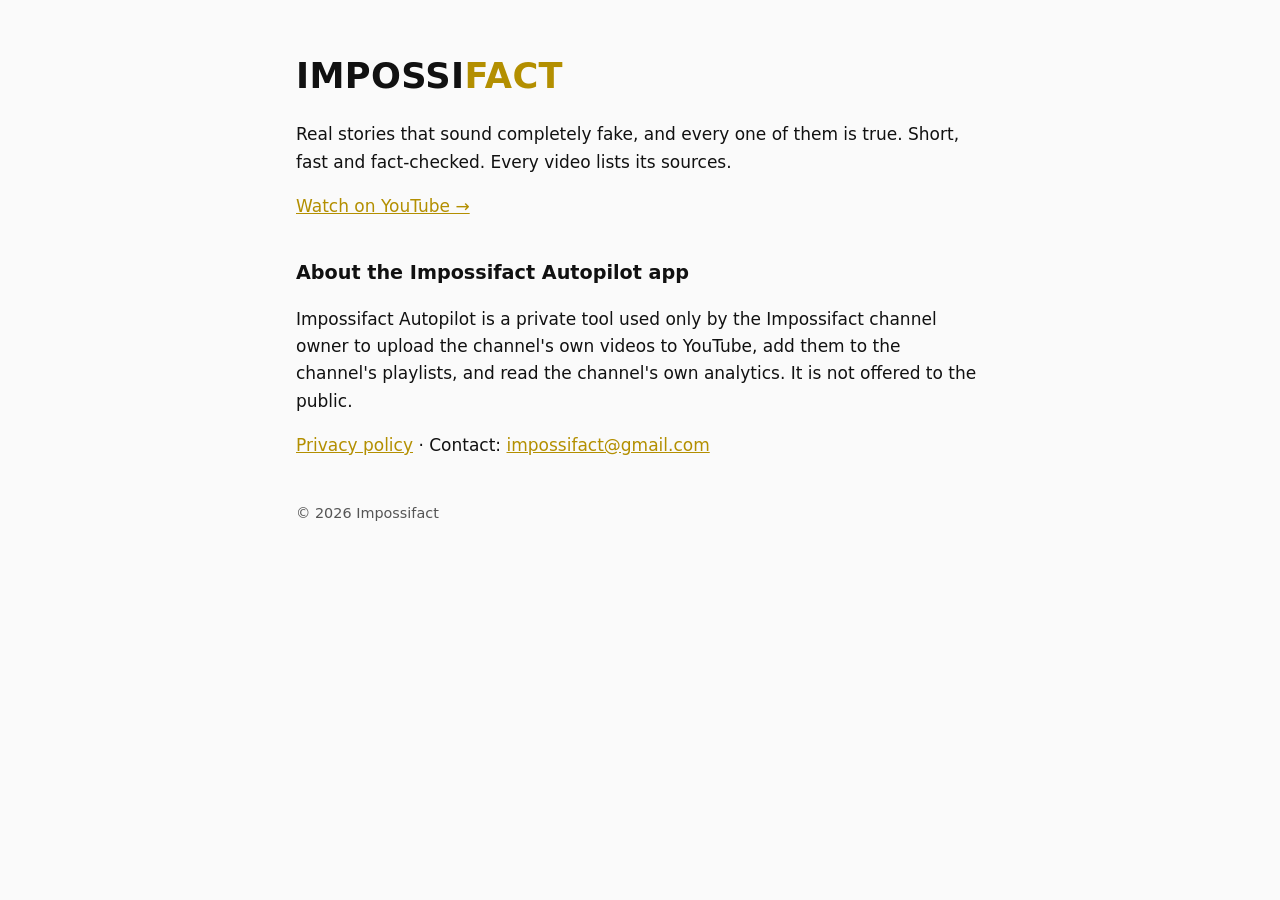
<file: index.html>
<!doctype html><html lang="en"><head><meta charset="utf-8"><meta name="viewport" content="width=device-width,initial-scale=1">
<title>Impossifact</title><meta name="description" content="Real stories that sound fake, and every one of them is true."><link rel="stylesheet" href="style.css"></head>
<body><main>
<h1>IMPOSSI<b>FACT</b></h1>
<p>Real stories that sound completely fake, and every one of them is true. Short, fast and fact-checked. Every video lists its sources.</p>
<p><a href="https://www.youtube.com/@Impossifact">Watch on YouTube →</a></p>
<h2>About the Impossifact Autopilot app</h2>
<p>Impossifact Autopilot is a private tool used only by the Impossifact channel owner to upload the channel's own videos to YouTube, add them to the channel's playlists, and read the channel's own analytics. It is not offered to the public.</p>
<p><a href="privacy.html">Privacy policy</a> · Contact: <a href="mailto:impossifact@gmail.com">impossifact@gmail.com</a></p>
<footer>© 2026 Impossifact</footer>
</main></body></html>
</file>
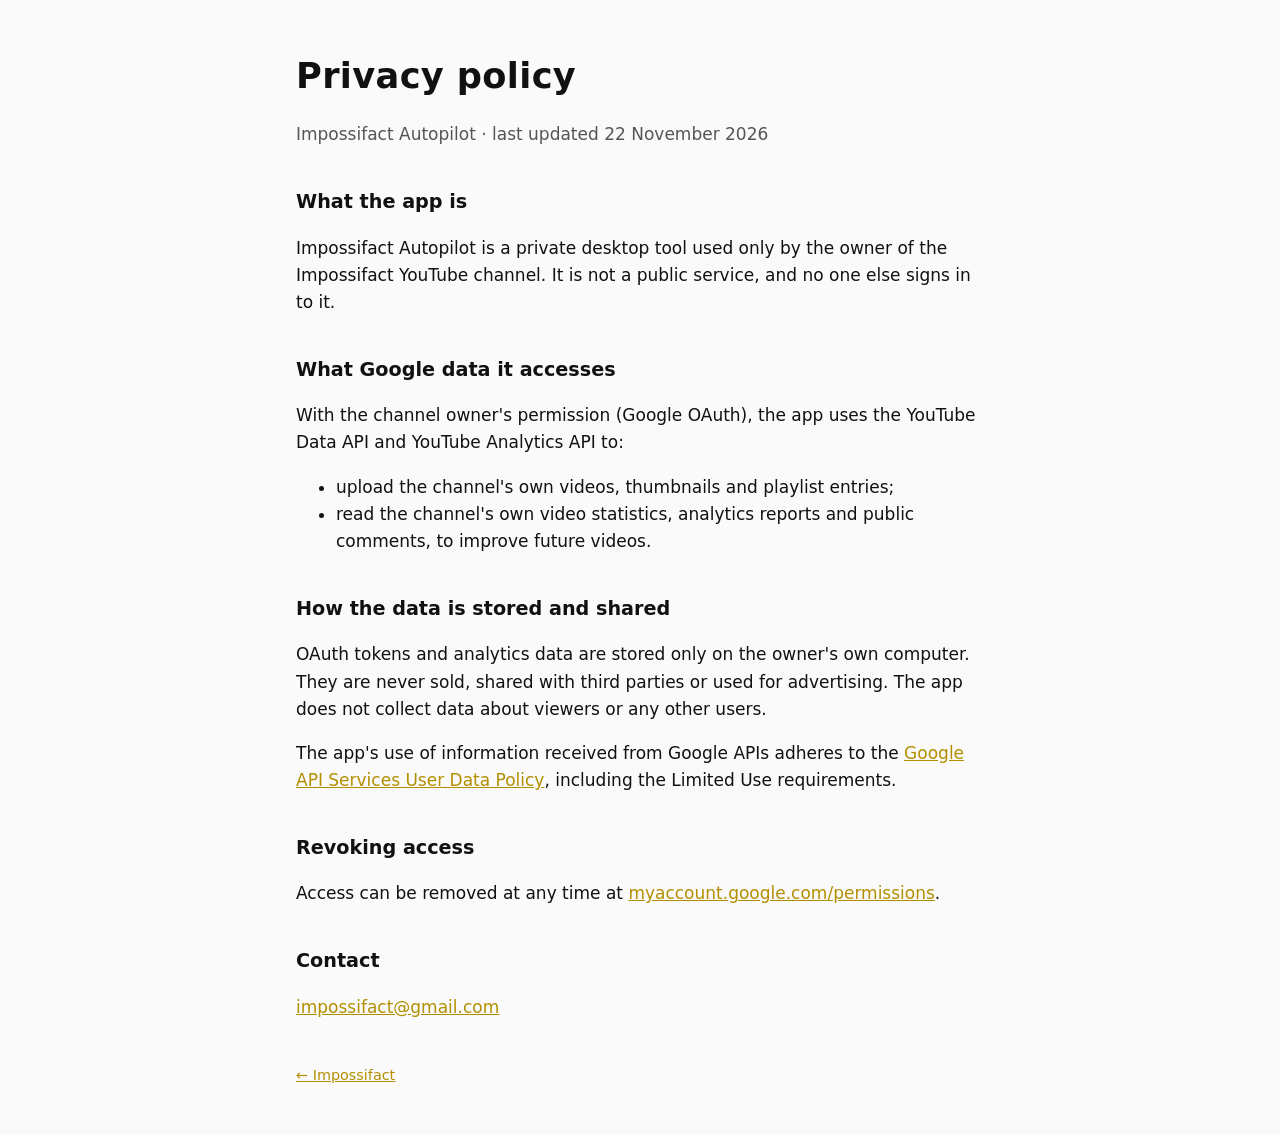
<file: privacy.html>
<!doctype html><html lang="en"><head><meta charset="utf-8"><meta name="viewport" content="width=device-width,initial-scale=1">
<title>Impossifact Privacy Policy</title><link rel="stylesheet" href="style.css"></head>
<body><main>
<h1>Privacy policy</h1>
<p class="muted">Impossifact Autopilot · last updated 22 November 2026</p>
<h2>What the app is</h2>
<p>Impossifact Autopilot is a private desktop tool used only by the owner of the Impossifact YouTube channel. It is not a public service, and no one else signs in to it.</p>
<h2>What Google data it accesses</h2>
<p>With the channel owner's permission (Google OAuth), the app uses the YouTube Data API and YouTube Analytics API to:</p>
<ul><li>upload the channel's own videos, thumbnails and playlist entries;</li>
<li>read the channel's own video statistics, analytics reports and public comments, to improve future videos.</li></ul>
<h2>How the data is stored and shared</h2>
<p>OAuth tokens and analytics data are stored only on the owner's own computer. They are never sold, shared with third parties or used for advertising. The app does not collect data about viewers or any other users.</p>
<p>The app's use of information received from Google APIs adheres to the <a href="https://developers.google.com/terms/api-services-user-data-policy">Google API Services User Data Policy</a>, including the Limited Use requirements.</p>
<h2>Revoking access</h2>
<p>Access can be removed at any time at <a href="https://myaccount.google.com/permissions">myaccount.google.com/permissions</a>.</p>
<h2>Contact</h2>
<p><a href="mailto:impossifact@gmail.com">impossifact@gmail.com</a></p>
<footer><a href="index.html">← Impossifact</a></footer>
</main></body></html>
</file>
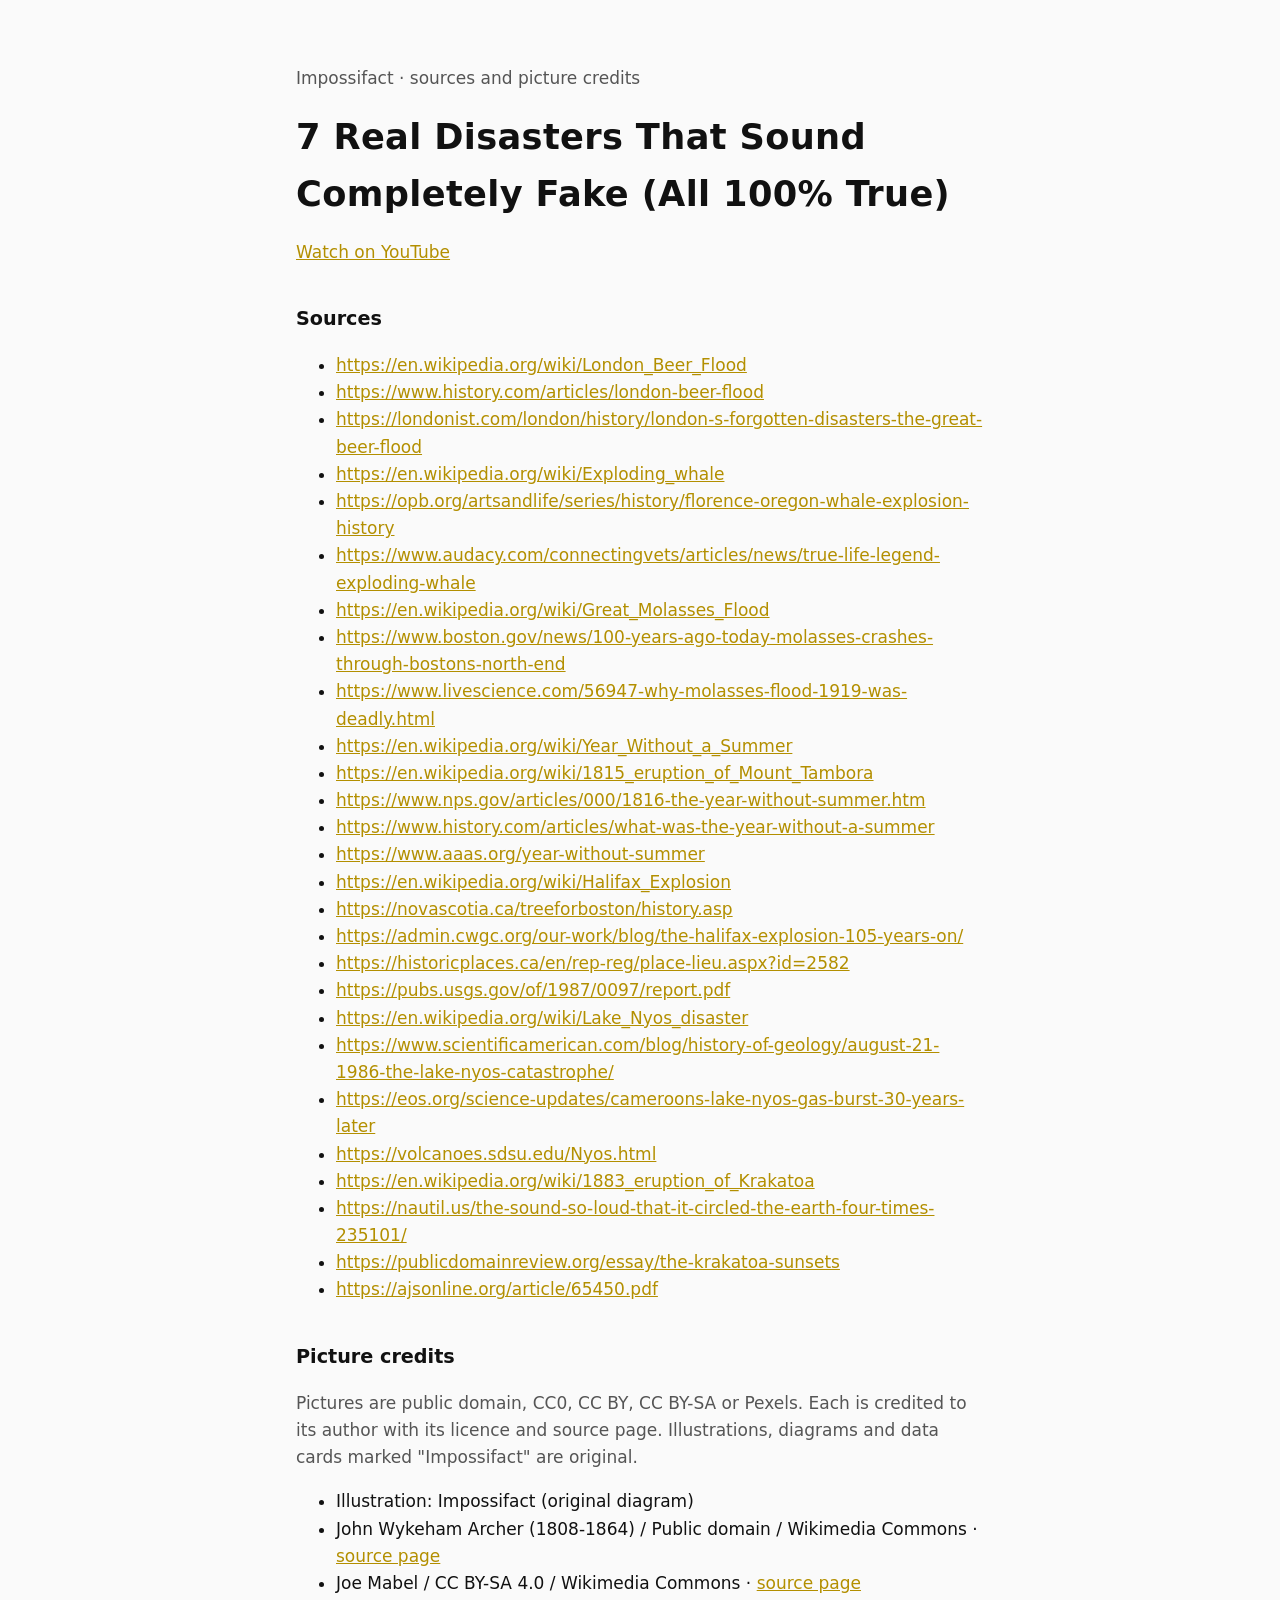
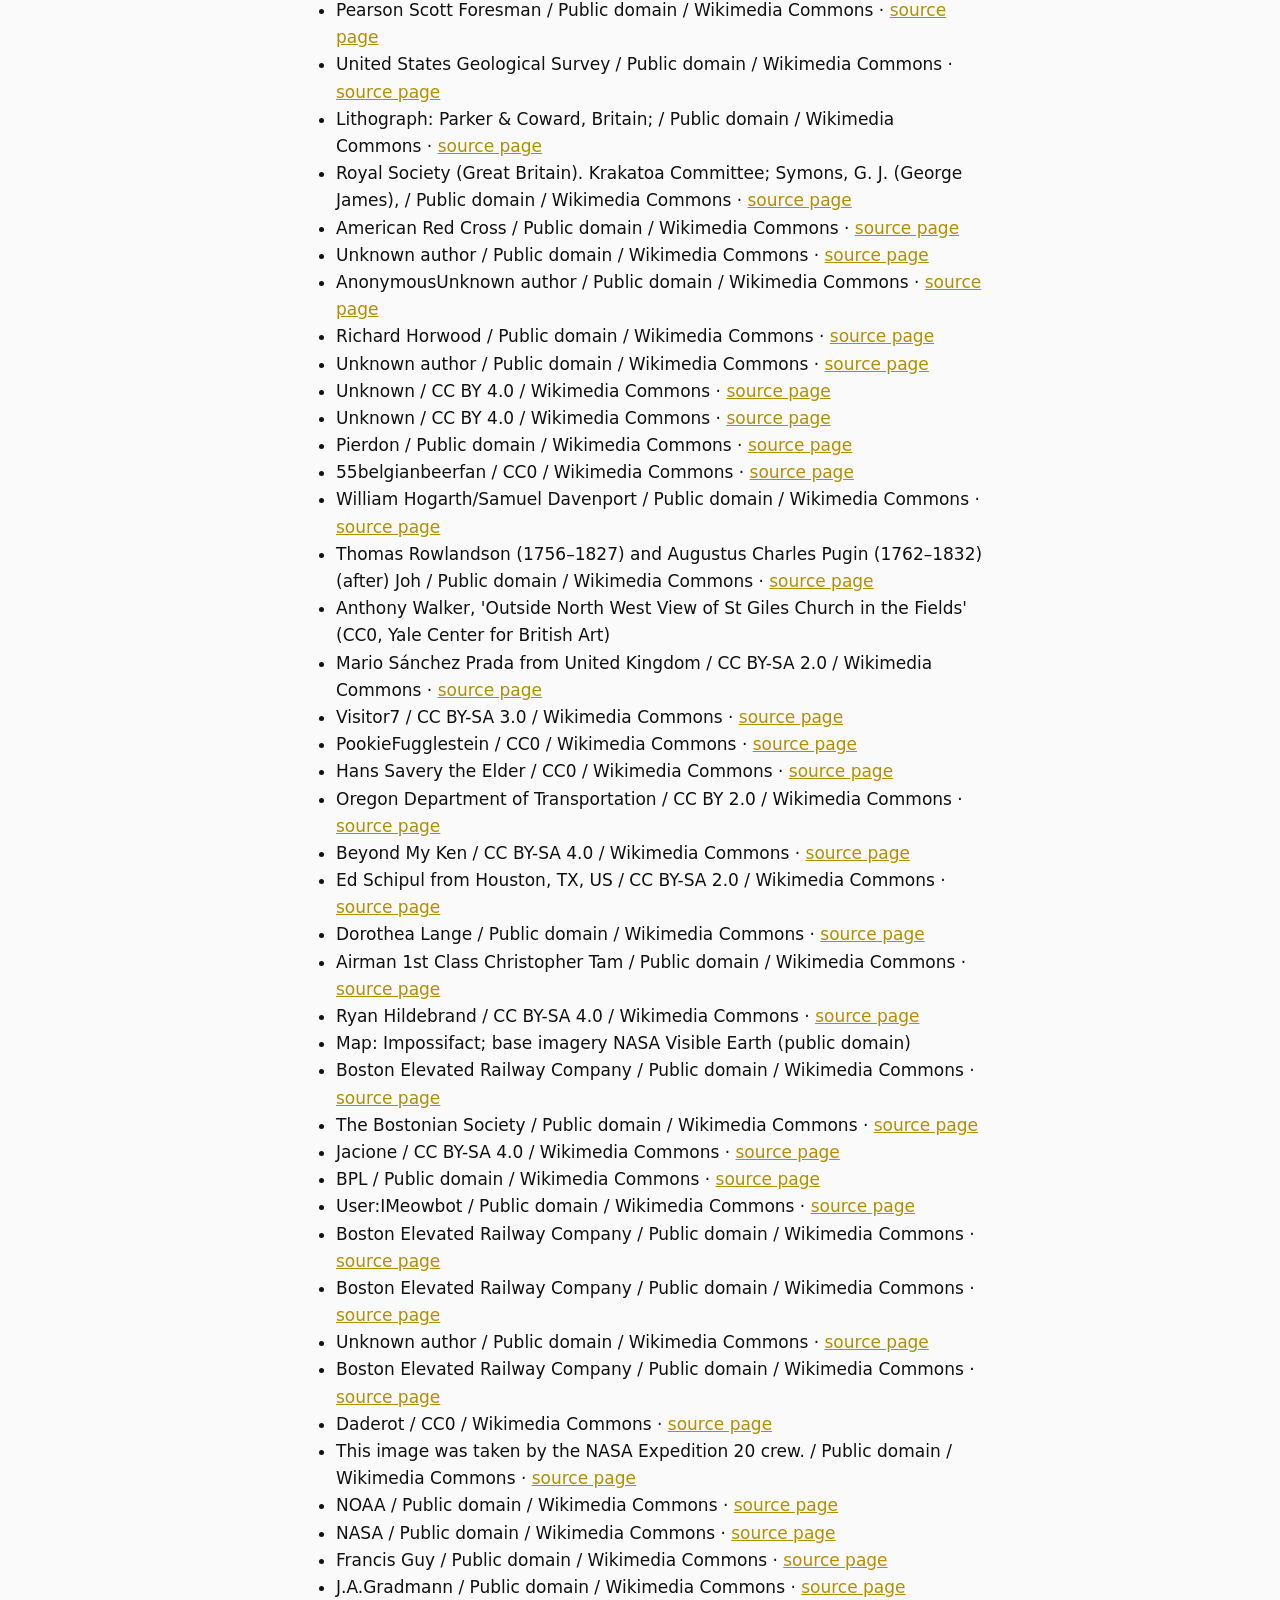
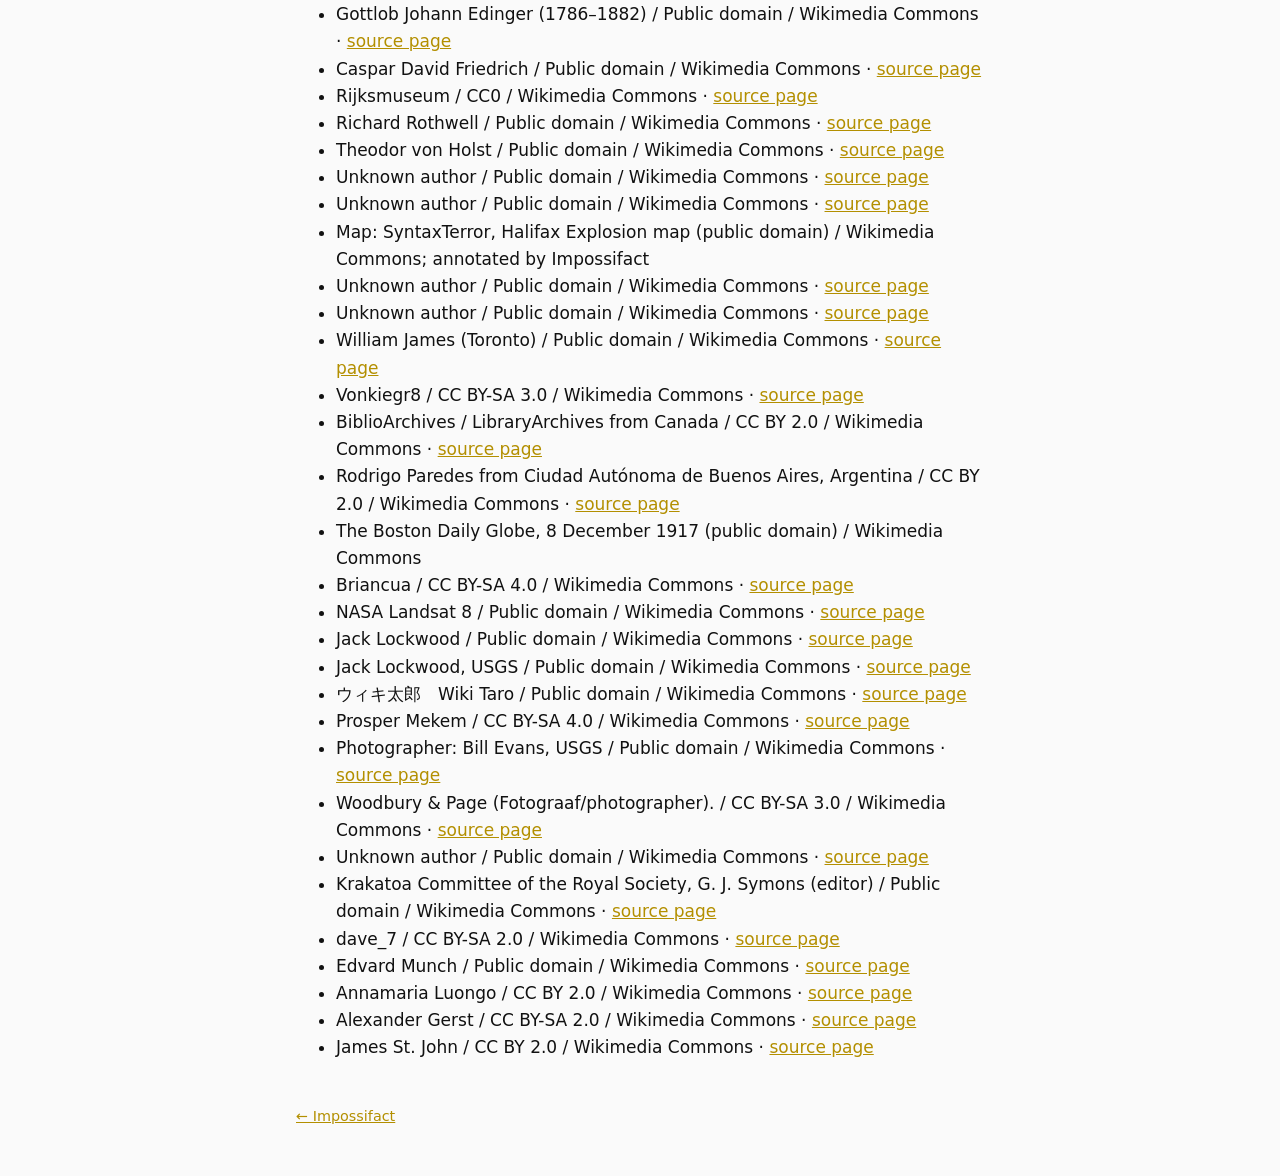
<file: credits/2026-11-22-7-disasters-sound-fake.html>
<!doctype html><html lang="en"><head><meta charset="utf-8"><meta name="viewport" content="width=device-width,initial-scale=1">
<title>Credits · 7 Real Disasters That Sound Completely Fake (All 100% True)</title><link rel="stylesheet" href="../style.css"></head>
<body><main>
<p class="muted">Impossifact · sources and picture credits</p>
<h1>7 Real Disasters That Sound Completely Fake (All 100% True)</h1>
<p><a href="https://youtu.be/OCacqPAX-0I">Watch on YouTube</a></p>
<h2>Sources</h2>
<ul><li><a href="https://en.wikipedia.org/wiki/London_Beer_Flood">https://en.wikipedia.org/wiki/London_Beer_Flood</a></li><li><a href="https://www.history.com/articles/london-beer-flood">https://www.history.com/articles/london-beer-flood</a></li><li><a href="https://londonist.com/london/history/london-s-forgotten-disasters-the-great-beer-flood">https://londonist.com/london/history/london-s-forgotten-disasters-the-great-beer-flood</a></li><li><a href="https://en.wikipedia.org/wiki/Exploding_whale">https://en.wikipedia.org/wiki/Exploding_whale</a></li><li><a href="https://opb.org/artsandlife/series/history/florence-oregon-whale-explosion-history">https://opb.org/artsandlife/series/history/florence-oregon-whale-explosion-history</a></li><li><a href="https://www.audacy.com/connectingvets/articles/news/true-life-legend-exploding-whale">https://www.audacy.com/connectingvets/articles/news/true-life-legend-exploding-whale</a></li><li><a href="https://en.wikipedia.org/wiki/Great_Molasses_Flood">https://en.wikipedia.org/wiki/Great_Molasses_Flood</a></li><li><a href="https://www.boston.gov/news/100-years-ago-today-molasses-crashes-through-bostons-north-end">https://www.boston.gov/news/100-years-ago-today-molasses-crashes-through-bostons-north-end</a></li><li><a href="https://www.livescience.com/56947-why-molasses-flood-1919-was-deadly.html">https://www.livescience.com/56947-why-molasses-flood-1919-was-deadly.html</a></li><li><a href="https://en.wikipedia.org/wiki/Year_Without_a_Summer">https://en.wikipedia.org/wiki/Year_Without_a_Summer</a></li><li><a href="https://en.wikipedia.org/wiki/1815_eruption_of_Mount_Tambora">https://en.wikipedia.org/wiki/1815_eruption_of_Mount_Tambora</a></li><li><a href="https://www.nps.gov/articles/000/1816-the-year-without-summer.htm">https://www.nps.gov/articles/000/1816-the-year-without-summer.htm</a></li><li><a href="https://www.history.com/articles/what-was-the-year-without-a-summer">https://www.history.com/articles/what-was-the-year-without-a-summer</a></li><li><a href="https://www.aaas.org/year-without-summer">https://www.aaas.org/year-without-summer</a></li><li><a href="https://en.wikipedia.org/wiki/Halifax_Explosion">https://en.wikipedia.org/wiki/Halifax_Explosion</a></li><li><a href="https://novascotia.ca/treeforboston/history.asp">https://novascotia.ca/treeforboston/history.asp</a></li><li><a href="https://admin.cwgc.org/our-work/blog/the-halifax-explosion-105-years-on/">https://admin.cwgc.org/our-work/blog/the-halifax-explosion-105-years-on/</a></li><li><a href="https://historicplaces.ca/en/rep-reg/place-lieu.aspx?id=2582">https://historicplaces.ca/en/rep-reg/place-lieu.aspx?id=2582</a></li><li><a href="https://pubs.usgs.gov/of/1987/0097/report.pdf">https://pubs.usgs.gov/of/1987/0097/report.pdf</a></li><li><a href="https://en.wikipedia.org/wiki/Lake_Nyos_disaster">https://en.wikipedia.org/wiki/Lake_Nyos_disaster</a></li><li><a href="https://www.scientificamerican.com/blog/history-of-geology/august-21-1986-the-lake-nyos-catastrophe/">https://www.scientificamerican.com/blog/history-of-geology/august-21-1986-the-lake-nyos-catastrophe/</a></li><li><a href="https://eos.org/science-updates/cameroons-lake-nyos-gas-burst-30-years-later">https://eos.org/science-updates/cameroons-lake-nyos-gas-burst-30-years-later</a></li><li><a href="https://volcanoes.sdsu.edu/Nyos.html">https://volcanoes.sdsu.edu/Nyos.html</a></li><li><a href="https://en.wikipedia.org/wiki/1883_eruption_of_Krakatoa">https://en.wikipedia.org/wiki/1883_eruption_of_Krakatoa</a></li><li><a href="https://nautil.us/the-sound-so-loud-that-it-circled-the-earth-four-times-235101/">https://nautil.us/the-sound-so-loud-that-it-circled-the-earth-four-times-235101/</a></li><li><a href="https://publicdomainreview.org/essay/the-krakatoa-sunsets">https://publicdomainreview.org/essay/the-krakatoa-sunsets</a></li><li><a href="https://ajsonline.org/article/65450.pdf">https://ajsonline.org/article/65450.pdf</a></li></ul>
<h2>Picture credits</h2>
<p class="muted">Pictures are public domain, CC0, CC BY, CC BY-SA or Pexels. Each is credited to its author with its licence and source page.
Illustrations, diagrams and data cards marked "Impossifact" are original.</p>
<ul><li>Illustration: Impossifact (original diagram)</li><li>John Wykeham Archer (1808-1864) / Public domain / Wikimedia Commons · <a href="https://commons.wikimedia.org/wiki/File:Rookery_St_Giles.jpg">source page</a></li><li>Joe Mabel / CC BY-SA 4.0 / Wikimedia Commons · <a href="https://commons.wikimedia.org/wiki/File:Florence,_OR_-_North_Jetty_Beach_01.jpg">source page</a></li><li>Pearson Scott Foresman / Public domain / Wikimedia Commons · <a href="https://commons.wikimedia.org/wiki/File:Sperm_Whale_(PSF).png">source page</a></li><li>United States Geological Survey / Public domain / Wikimedia Commons · <a href="https://commons.wikimedia.org/wiki/File:Tml15-16_Nc.jpg">source page</a></li><li>Lithograph: Parker &amp; Coward, Britain; / Public domain / Wikimedia Commons · <a href="https://commons.wikimedia.org/wiki/File:Krakatoa_eruption_lithograph.jpg">source page</a></li><li>Royal Society (Great Britain). Krakatoa Committee; Symons, G. J. (George James), / Public domain / Wikimedia Commons · <a href="https://commons.wikimedia.org/wiki/File:Royal_Society_1988_Krakatoa_Plate_VII.png">source page</a></li><li>American Red Cross / Public domain / Wikimedia Commons · <a href="https://commons.wikimedia.org/wiki/File:Boston,_Mass._Boston_molasses_explosion_14968a.jpg">source page</a></li><li>Unknown author / Public domain / Wikimedia Commons · <a href="https://commons.wikimedia.org/wiki/File:Blast_cloud_from_the_Halifax_Explosion,_December_6,_1917.jpg">source page</a></li><li>AnonymousUnknown author / Public domain / Wikimedia Commons · <a href="https://commons.wikimedia.org/wiki/File:De_uitbarsting_van_de_Krakatau,_KITLV_5888.tiff">source page</a></li><li>Richard Horwood / Public domain / Wikimedia Commons · <a href="https://commons.wikimedia.org/wiki/File:Horwood%27s_Plan_of_London_(1792-1799);_Horse_Shoe_Brewery.jpg">source page</a></li><li>Unknown author / Public domain / Wikimedia Commons · <a href="https://commons.wikimedia.org/wiki/File:Horseshoe_Brewery,_London,_c._1800.jpg">source page</a></li><li>Unknown / CC BY 4.0 / Wikimedia Commons · <a href="https://commons.wikimedia.org/wiki/File:Visitors_in_a_busy_brewery_with_store_vats_and_barrels._Wood_Wellcome_V0019366.jpg">source page</a></li><li>Unknown / CC BY 4.0 / Wikimedia Commons · <a href="https://commons.wikimedia.org/wiki/File:Visitors_in_a_brewery_storeroom_full_of_casks_of_ale._Wood-e_Wellcome_V0019365.jpg">source page</a></li><li>Pierdon / Public domain / Wikimedia Commons · <a href="https://commons.wikimedia.org/wiki/File:%22A_Scene_in_St_Giles%27s%22_-_the_rookery,_c._1850.jpg">source page</a></li><li>55belgianbeerfan / CC0 / Wikimedia Commons · <a href="https://commons.wikimedia.org/wiki/File:A_glass_of_English_Porter.jpg">source page</a></li><li>William Hogarth/Samuel Davenport / Public domain / Wikimedia Commons · <a href="https://commons.wikimedia.org/wiki/File:William_Hogarth_-_Beer_Street.jpg">source page</a></li><li>Thomas Rowlandson (1756–1827) and Augustus Charles Pugin (1762–1832) (after) Joh / Public domain / Wikimedia Commons · <a href="https://commons.wikimedia.org/wiki/File:Microcosm_of_London_Plate_021_-_House_of_Commons_(colour).jpg">source page</a></li><li>Anthony Walker, &#x27;Outside North West View of St Giles Church in the Fields&#x27; (CC0, Yale Center for British Art)</li><li>Mario Sánchez Prada from United Kingdom / CC BY-SA 2.0 / Wikimedia Commons · <a href="https://commons.wikimedia.org/wiki/File:Dominion_Theatre_(4422983693).jpg">source page</a></li><li>Visitor7 / CC BY-SA 3.0 / Wikimedia Commons · <a href="https://commons.wikimedia.org/wiki/File:North_Jetty_Beach_in_Florence,_Oregon.jpg">source page</a></li><li>PookieFugglestein / CC0 / Wikimedia Commons · <a href="https://commons.wikimedia.org/wiki/File:Beached_sperm_whale,_Norfolk.JPG">source page</a></li><li>Hans Savery the Elder / CC0 / Wikimedia Commons · <a href="https://commons.wikimedia.org/wiki/File:Een_aangespoelde_potvis_op_het_strand_bij_Noordwijk,_28_december_1614,_SK-A-2526.jpg">source page</a></li><li>Oregon Department of Transportation / CC BY 2.0 / Wikimedia Commons · <a href="https://commons.wikimedia.org/wiki/File:Oregon_Department_of_Transportation_building_(March_2015).jpg">source page</a></li><li>Beyond My Ken / CC BY-SA 4.0 / Wikimedia Commons · <a href="https://commons.wikimedia.org/wiki/File:Boulder_on_Fogland_Beach,_Tiverton.jpg">source page</a></li><li>Ed Schipul from Houston, TX, US / CC BY-SA 2.0 / Wikimedia Commons · <a href="https://commons.wikimedia.org/wiki/File:Flock_of_Seagulls_(eschipul).jpg">source page</a></li><li>Dorothea Lange / Public domain / Wikimedia Commons · <a href="https://commons.wikimedia.org/wiki/File:Dynamiting_stump.jpg">source page</a></li><li>Airman 1st Class Christopher Tam / Public domain / Wikimedia Commons · <a href="https://commons.wikimedia.org/wiki/File:RED_HORSE_demo_130328-F-OS776-044.jpg">source page</a></li><li>Ryan Hildebrand / CC BY-SA 4.0 / Wikimedia Commons · <a href="https://commons.wikimedia.org/wiki/File:1970_Oldsmobile_98_Coupe.jpg">source page</a></li><li>Map: Impossifact; base imagery NASA Visible Earth (public domain)</li><li>Boston Elevated Railway Company / Public domain / Wikimedia Commons · <a href="https://commons.wikimedia.org/wiki/File:Boston_Elevated_Railway_after_the_Molasses_Flood,_January_1919,_from_the_City_of_Boston_Archives_-_9800-018-052.jpg">source page</a></li><li>The Bostonian Society / Public domain / Wikimedia Commons · <a href="https://commons.wikimedia.org/wiki/File:North_End_molasses_tank.jpg">source page</a></li><li>Jacione / CC BY-SA 4.0 / Wikimedia Commons · <a href="https://commons.wikimedia.org/wiki/File:Boston_Molasses_Flood_Aftermath_(original_tank_scale_superimposed).png">source page</a></li><li>BPL / Public domain / Wikimedia Commons · <a href="https://commons.wikimedia.org/wiki/File:BostonMolassesDisaster.jpg">source page</a></li><li>User:IMeowbot / Public domain / Wikimedia Commons · <a href="https://commons.wikimedia.org/wiki/File:Boston_molasses_detail_map.png">source page</a></li><li>Boston Elevated Railway Company / Public domain / Wikimedia Commons · <a href="https://commons.wikimedia.org/wiki/File:Boston_Elevated_Railway_after_the_Molasses_Flood,_January_1919,_from_the_City_of_Boston_Archives_-_9800-018-023.jpg">source page</a></li><li>Boston Elevated Railway Company / Public domain / Wikimedia Commons · <a href="https://commons.wikimedia.org/wiki/File:Boston_Elevated_Railway_after_the_Molasses_Flood,_January_1919,_from_the_City_of_Boston_Archives_-_9800-018-035.jpg">source page</a></li><li>Unknown author / Public domain / Wikimedia Commons · <a href="https://commons.wikimedia.org/wiki/File:GreatMolassesFlood_1919-Wreckage_under_the_elevated_tracks.jpg">source page</a></li><li>Boston Elevated Railway Company / Public domain / Wikimedia Commons · <a href="https://commons.wikimedia.org/wiki/File:Boston_Elevated_Railway_after_the_Molasses_Flood,_January_1919,_from_the_City_of_Boston_Archives_-_9800-018-051.jpg">source page</a></li><li>Daderot / CC0 / Wikimedia Commons · <a href="https://commons.wikimedia.org/wiki/File:John_Adams_Courthouse_-_Suffolk_County_Courthouse_-_Boston,_MA_-_DSC04718.JPG">source page</a></li><li>This image was taken by the NASA Expedition 20 crew. / Public domain / Wikimedia Commons · <a href="https://commons.wikimedia.org/wiki/File:Mount_Tambora_Volcano,_Sumbawa_Island,_Indonesia.jpg">source page</a></li><li>NOAA / Public domain / Wikimedia Commons · <a href="https://commons.wikimedia.org/wiki/File:This_Day_In_History-_Mount_Tambora_Explosively_Erupts_in_1815_(NESDIS_2020-04-10).jpg">source page</a></li><li>NASA / Public domain / Wikimedia Commons · <a href="https://commons.wikimedia.org/wiki/File:STS026-38-056.jpg">source page</a></li><li>Francis Guy / Public domain / Wikimedia Commons · <a href="https://commons.wikimedia.org/wiki/File:Francis_Guy_-_Winter_Scene_in_Brooklyn_-_Google_Art_Project.jpg">source page</a></li><li>J.A.Gradmann / Public domain / Wikimedia Commons · <a href="https://commons.wikimedia.org/wiki/File:Ravensburg_suppenkueche_1817.jpg">source page</a></li><li>Gottlob Johann Edinger (1786–1882) / Public domain / Wikimedia Commons · <a href="https://commons.wikimedia.org/wiki/File:Edinger_Ravensburg_Einzug_der_Erntewagen_1817.jpg">source page</a></li><li>Caspar David Friedrich / Public domain / Wikimedia Commons · <a href="https://commons.wikimedia.org/wiki/File:Caspar_David_Friedrich_-_Two_Men_by_the_Sea_-_WGA8249.jpg">source page</a></li><li>Rijksmuseum / CC0 / Wikimedia Commons · <a href="https://commons.wikimedia.org/wiki/File:Gezicht_op_villa_Diodati,_aan_het_Geneva_meer_in_Zwitserland,_RP-P-2018-3585.jpg">source page</a></li><li>Richard Rothwell / Public domain / Wikimedia Commons · <a href="https://commons.wikimedia.org/wiki/File:Portrait_of_Mary_Wollstonecraft_Shelley_(Bodleian).jpg">source page</a></li><li>Theodor von Holst / Public domain / Wikimedia Commons · <a href="https://commons.wikimedia.org/wiki/File:Frontispiece_to_Frankenstein_1831.jpg">source page</a></li><li>Unknown author / Public domain / Wikimedia Commons · <a href="https://commons.wikimedia.org/wiki/File:Halifax,_Nova_Scotia,_looking_north_from_a_grain_elevator_towards_Acadia_Sugar_Refinery,_ca._1900.jpg">source page</a></li><li>Unknown author / Public domain / Wikimedia Commons · <a href="https://commons.wikimedia.org/wiki/File:SS_Mont_Blanc,_in_1899.png">source page</a></li><li>Map: SyntaxTerror, Halifax Explosion map (public domain) / Wikimedia Commons; annotated by Impossifact</li><li>Unknown author / Public domain / Wikimedia Commons · <a href="https://commons.wikimedia.org/wiki/File:Halifax_explosion_-_Imo.jpg">source page</a></li><li>Unknown author / Public domain / Wikimedia Commons · <a href="https://commons.wikimedia.org/wiki/File:Halifax_Explosion_blast_cloud_restored.jpg">source page</a></li><li>William James (Toronto) / Public domain / Wikimedia Commons · <a href="https://commons.wikimedia.org/wiki/File:Halifax_Explosion_-_harbour_view_-_restored.jpg">source page</a></li><li>Vonkiegr8 / CC BY-SA 3.0 / Wikimedia Commons · <a href="https://commons.wikimedia.org/wiki/File:Mont_Blanc_Anchor_Site_1.JPG">source page</a></li><li>BiblioArchives / LibraryArchives from Canada / CC BY 2.0 / Wikimedia Commons · <a href="https://commons.wikimedia.org/wiki/File:Damage_caused_by_the_Halifax_Explosion_-_Dommages_caus%C3%A9s_par_l%E2%80%99explosion_d%E2%80%99Halifax_(8148372566).jpg">source page</a></li><li>Rodrigo Paredes from Ciudad Autónoma de Buenos Aires, Argentina / CC BY 2.0 / Wikimedia Commons · <a href="https://commons.wikimedia.org/wiki/File:Broken_Glass_(18434524128).jpg">source page</a></li><li>The Boston Daily Globe, 8 December 1917 (public domain) / Wikimedia Commons</li><li>Briancua / CC BY-SA 4.0 / Wikimedia Commons · <a href="https://commons.wikimedia.org/wiki/File:A_Town_Crier_and_Santa_Claus_welcome_the_Boston_Christmas_Tree.jpg">source page</a></li><li>NASA Landsat 8 / Public domain / Wikimedia Commons · <a href="https://commons.wikimedia.org/wiki/File:Lake_Nyos_from_Landsat,_2014.jpg">source page</a></li><li>Jack Lockwood / Public domain / Wikimedia Commons · <a href="https://commons.wikimedia.org/wiki/File:Lake_Nyos_1986_001.jpg">source page</a></li><li>Jack Lockwood, USGS / Public domain / Wikimedia Commons · <a href="https://commons.wikimedia.org/wiki/File:Nyos_Lake.jpg">source page</a></li><li>ウィキ太郎　Wiki Taro / Public domain / Wikimedia Commons · <a href="https://commons.wikimedia.org/wiki/File:Oil_Lamp_POL-104GR_(Poland).jpg">source page</a></li><li>Prosper Mekem / CC BY-SA 4.0 / Wikimedia Commons · <a href="https://commons.wikimedia.org/wiki/File:Monoun.jpg">source page</a></li><li>Photographer: Bill Evans, USGS / Public domain / Wikimedia Commons · <a href="https://commons.wikimedia.org/wiki/File:Lake_nyos_co2_vent.jpg">source page</a></li><li>Woodbury &amp; Page (Fotograaf/photographer). / CC BY-SA 3.0 / Wikimedia Commons · <a href="https://commons.wikimedia.org/wiki/File:COLLECTIE_TROPENMUSEUM_Ru%C3%AFne_van_het_fort_te_Anjer_na_de_uitbarsting_van_de_Krakatau_in_1883._TMnr_60005530.jpg">source page</a></li><li>Unknown author / Public domain / Wikimedia Commons · <a href="https://commons.wikimedia.org/wiki/File:PSM_V25_D379_Krakatoa_before_after_eruption_in_august_1883.jpg">source page</a></li><li>Krakatoa Committee of the Royal Society, G. J. Symons (editor) / Public domain / Wikimedia Commons · <a href="https://commons.wikimedia.org/wiki/File:Houghton_71-1250_-_Krakatoa,_twilight_and_afterglow.jpg">source page</a></li><li>dave_7 / CC BY-SA 2.0 / Wikimedia Commons · <a href="https://commons.wikimedia.org/wiki/File:1885_Amoskeag_Steam_Fire_Engine.jpg">source page</a></li><li>Edvard Munch / Public domain / Wikimedia Commons · <a href="https://commons.wikimedia.org/wiki/File:The_Scream.jpg">source page</a></li><li>Annamaria Luongo / CC BY 2.0 / Wikimedia Commons · <a href="https://commons.wikimedia.org/wiki/File:Anak_Krakatau_volcano_(50984292248).jpg">source page</a></li><li>Alexander Gerst / CC BY-SA 2.0 / Wikimedia Commons · <a href="https://commons.wikimedia.org/wiki/File:Krakatoa_volcano_-_Krakatau_Vulkan.jpg">source page</a></li><li>James St. John / CC BY 2.0 / Wikimedia Commons · <a href="https://commons.wikimedia.org/wiki/File:Rhyodacite_pumice_(late_August_1883_eruption_of_Krakatoa_Volcano,_Indonesia;_collected_floating_in_the_ocean).jpg">source page</a></li></ul>
<footer><a href="../index.html">← Impossifact</a></footer>
</main></body></html>
</file>
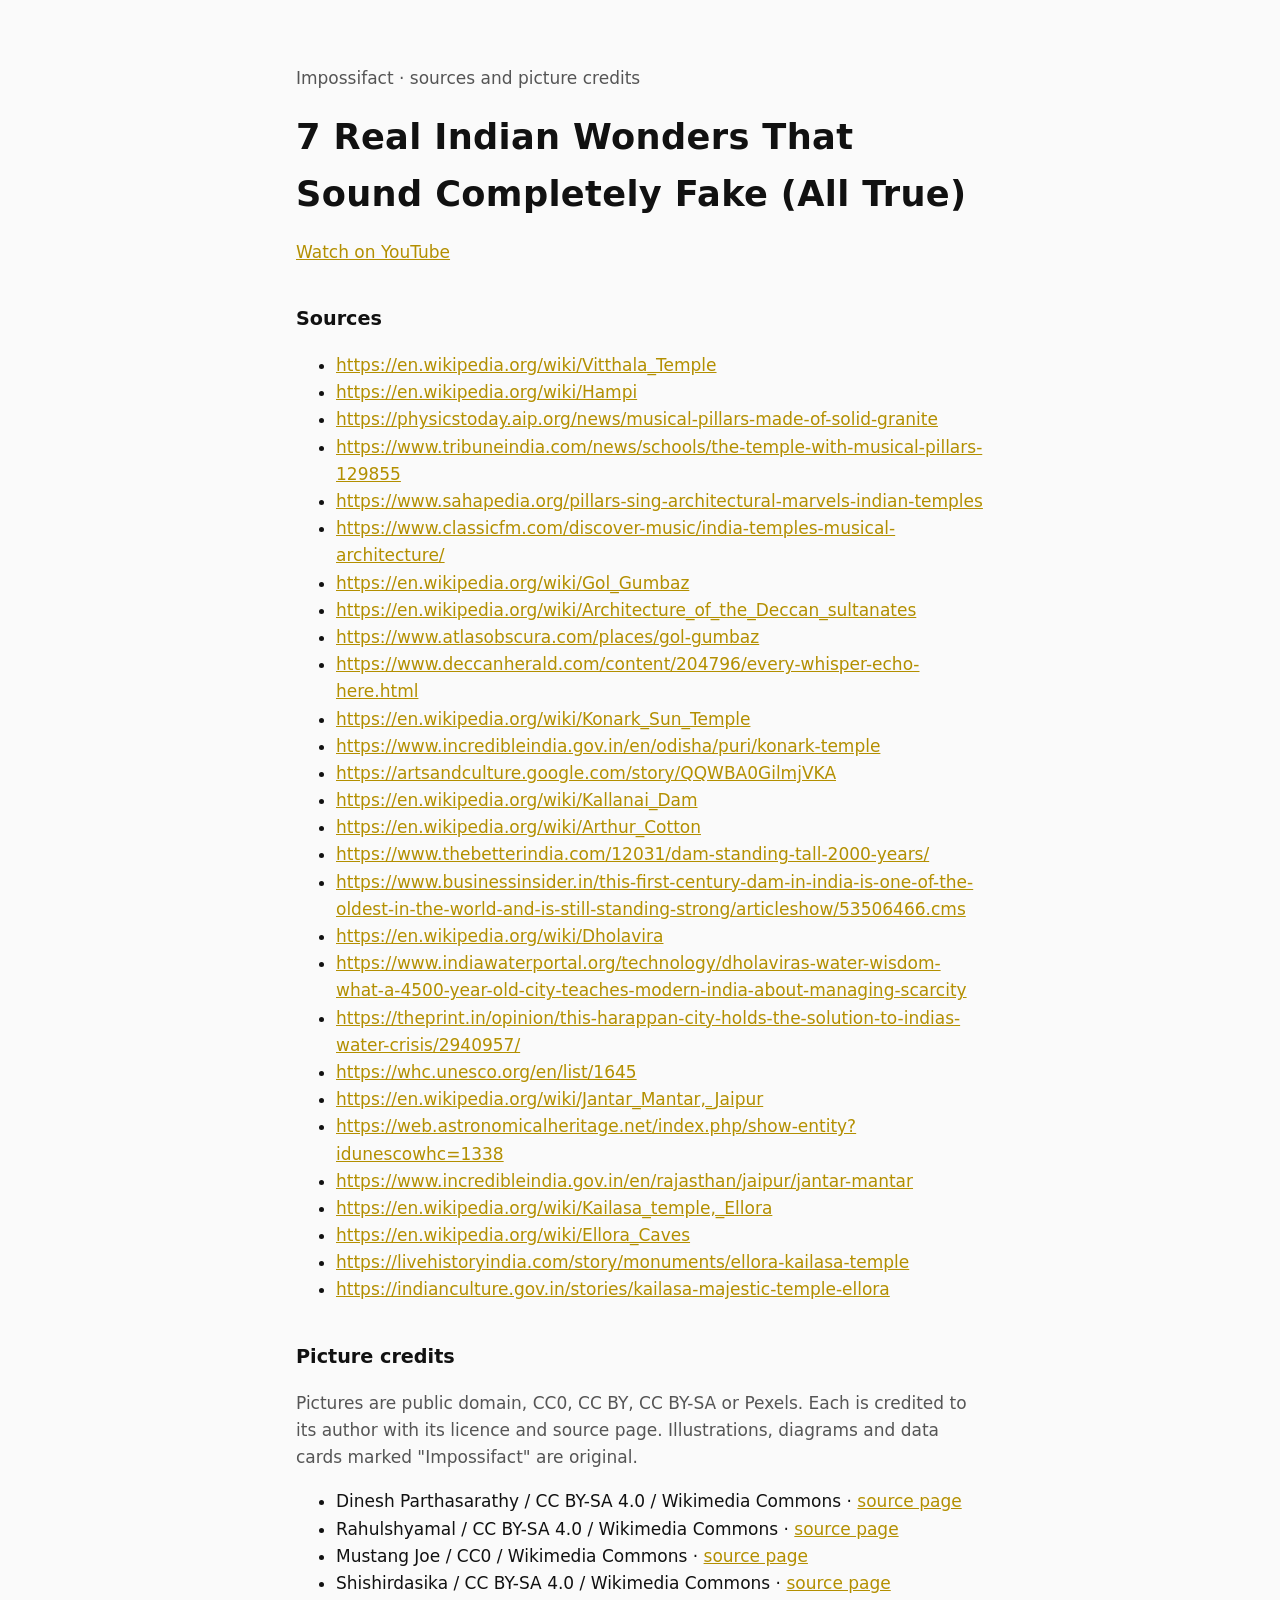
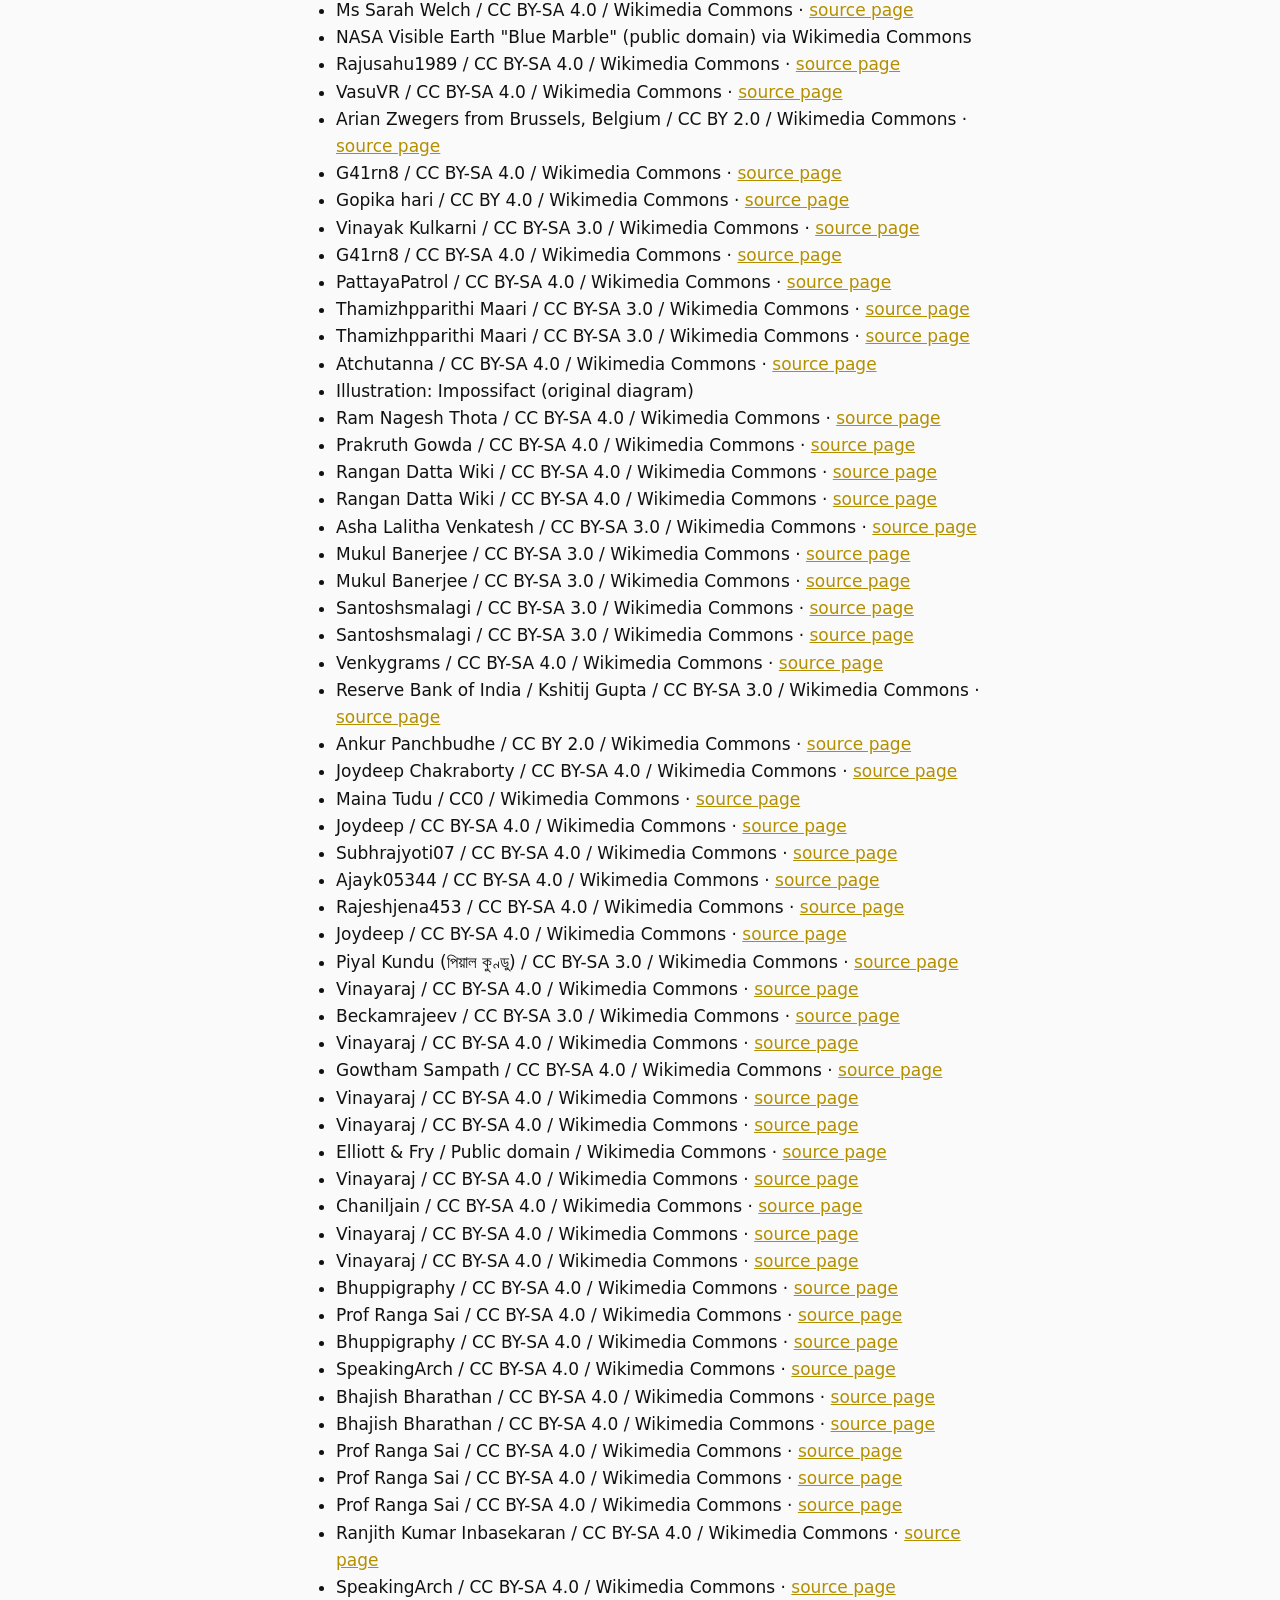
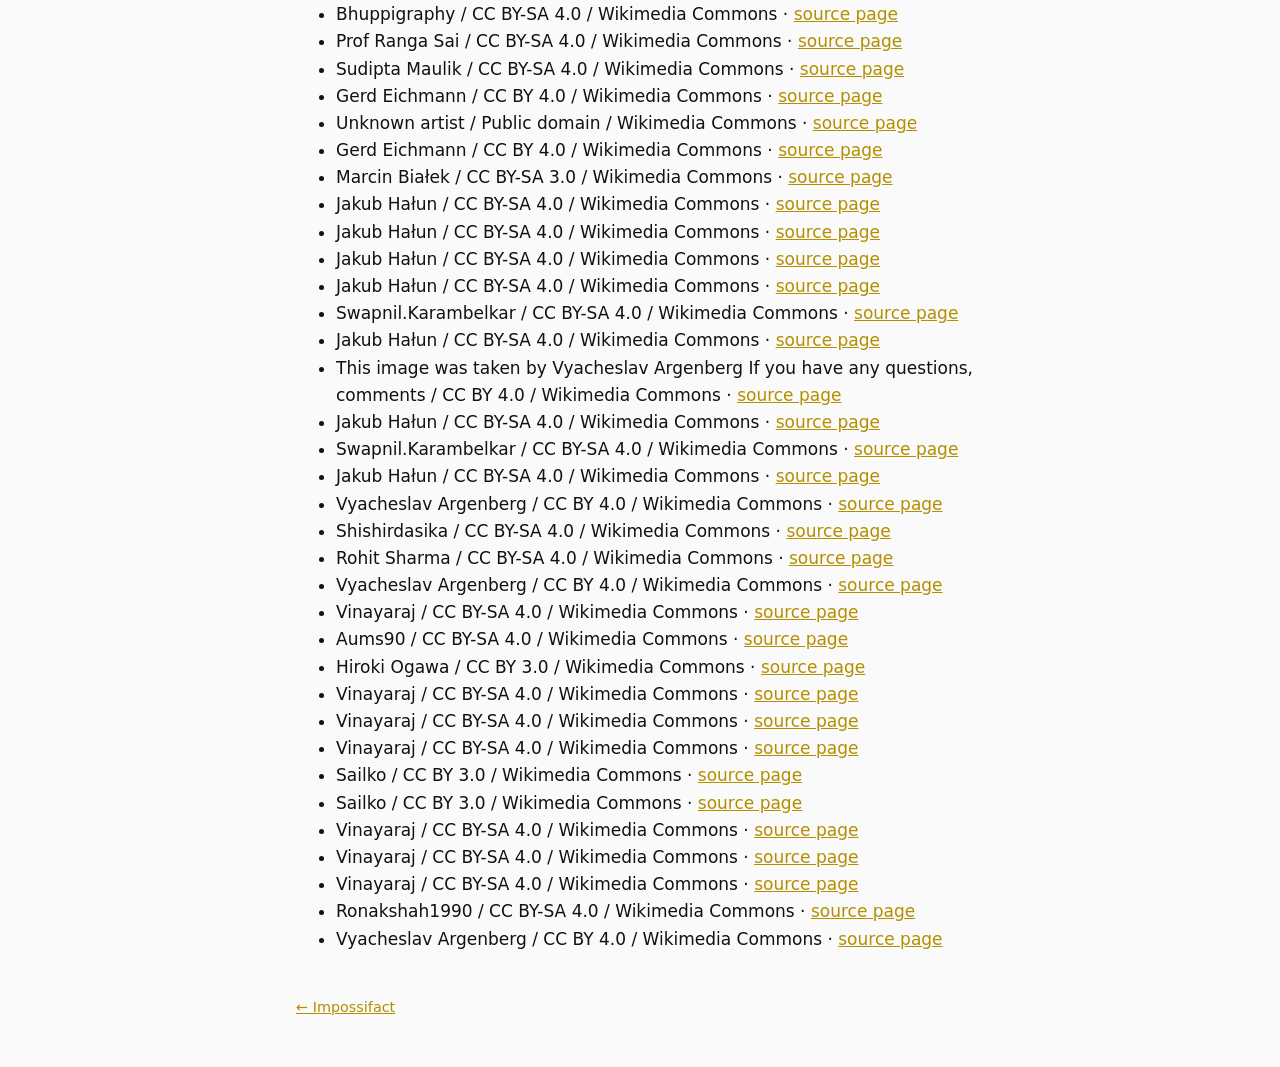
<file: credits/2026-11-27-7-indian-wonders-sound-fake.html>
<!doctype html><html lang="en"><head><meta charset="utf-8"><meta name="viewport" content="width=device-width,initial-scale=1">
<title>Credits · 7 Real Indian Wonders That Sound Completely Fake (All True)</title><link rel="stylesheet" href="../style.css"></head>
<body><main>
<p class="muted">Impossifact · sources and picture credits</p>
<h1>7 Real Indian Wonders That Sound Completely Fake (All True)</h1>
<p><a href="https://youtu.be/eZ8Z8GWvtqE">Watch on YouTube</a></p>
<h2>Sources</h2>
<ul><li><a href="https://en.wikipedia.org/wiki/Vitthala_Temple">https://en.wikipedia.org/wiki/Vitthala_Temple</a></li><li><a href="https://en.wikipedia.org/wiki/Hampi">https://en.wikipedia.org/wiki/Hampi</a></li><li><a href="https://physicstoday.aip.org/news/musical-pillars-made-of-solid-granite">https://physicstoday.aip.org/news/musical-pillars-made-of-solid-granite</a></li><li><a href="https://www.tribuneindia.com/news/schools/the-temple-with-musical-pillars-129855">https://www.tribuneindia.com/news/schools/the-temple-with-musical-pillars-129855</a></li><li><a href="https://www.sahapedia.org/pillars-sing-architectural-marvels-indian-temples">https://www.sahapedia.org/pillars-sing-architectural-marvels-indian-temples</a></li><li><a href="https://www.classicfm.com/discover-music/india-temples-musical-architecture/">https://www.classicfm.com/discover-music/india-temples-musical-architecture/</a></li><li><a href="https://en.wikipedia.org/wiki/Gol_Gumbaz">https://en.wikipedia.org/wiki/Gol_Gumbaz</a></li><li><a href="https://en.wikipedia.org/wiki/Architecture_of_the_Deccan_sultanates">https://en.wikipedia.org/wiki/Architecture_of_the_Deccan_sultanates</a></li><li><a href="https://www.atlasobscura.com/places/gol-gumbaz">https://www.atlasobscura.com/places/gol-gumbaz</a></li><li><a href="https://www.deccanherald.com/content/204796/every-whisper-echo-here.html">https://www.deccanherald.com/content/204796/every-whisper-echo-here.html</a></li><li><a href="https://en.wikipedia.org/wiki/Konark_Sun_Temple">https://en.wikipedia.org/wiki/Konark_Sun_Temple</a></li><li><a href="https://www.incredibleindia.gov.in/en/odisha/puri/konark-temple">https://www.incredibleindia.gov.in/en/odisha/puri/konark-temple</a></li><li><a href="https://artsandculture.google.com/story/QQWBA0GilmjVKA">https://artsandculture.google.com/story/QQWBA0GilmjVKA</a></li><li><a href="https://en.wikipedia.org/wiki/Kallanai_Dam">https://en.wikipedia.org/wiki/Kallanai_Dam</a></li><li><a href="https://en.wikipedia.org/wiki/Arthur_Cotton">https://en.wikipedia.org/wiki/Arthur_Cotton</a></li><li><a href="https://www.thebetterindia.com/12031/dam-standing-tall-2000-years/">https://www.thebetterindia.com/12031/dam-standing-tall-2000-years/</a></li><li><a href="https://www.businessinsider.in/this-first-century-dam-in-india-is-one-of-the-oldest-in-the-world-and-is-still-standing-strong/articleshow/53506466.cms">https://www.businessinsider.in/this-first-century-dam-in-india-is-one-of-the-oldest-in-the-world-and-is-still-standing-strong/articleshow/53506466.cms</a></li><li><a href="https://en.wikipedia.org/wiki/Dholavira">https://en.wikipedia.org/wiki/Dholavira</a></li><li><a href="https://www.indiawaterportal.org/technology/dholaviras-water-wisdom-what-a-4500-year-old-city-teaches-modern-india-about-managing-scarcity">https://www.indiawaterportal.org/technology/dholaviras-water-wisdom-what-a-4500-year-old-city-teaches-modern-india-about-managing-scarcity</a></li><li><a href="https://theprint.in/opinion/this-harappan-city-holds-the-solution-to-indias-water-crisis/2940957/">https://theprint.in/opinion/this-harappan-city-holds-the-solution-to-indias-water-crisis/2940957/</a></li><li><a href="https://whc.unesco.org/en/list/1645">https://whc.unesco.org/en/list/1645</a></li><li><a href="https://en.wikipedia.org/wiki/Jantar_Mantar,_Jaipur">https://en.wikipedia.org/wiki/Jantar_Mantar,_Jaipur</a></li><li><a href="https://web.astronomicalheritage.net/index.php/show-entity?idunescowhc=1338">https://web.astronomicalheritage.net/index.php/show-entity?idunescowhc=1338</a></li><li><a href="https://www.incredibleindia.gov.in/en/rajasthan/jaipur/jantar-mantar">https://www.incredibleindia.gov.in/en/rajasthan/jaipur/jantar-mantar</a></li><li><a href="https://en.wikipedia.org/wiki/Kailasa_temple,_Ellora">https://en.wikipedia.org/wiki/Kailasa_temple,_Ellora</a></li><li><a href="https://en.wikipedia.org/wiki/Ellora_Caves">https://en.wikipedia.org/wiki/Ellora_Caves</a></li><li><a href="https://livehistoryindia.com/story/monuments/ellora-kailasa-temple">https://livehistoryindia.com/story/monuments/ellora-kailasa-temple</a></li><li><a href="https://indianculture.gov.in/stories/kailasa-majestic-temple-ellora">https://indianculture.gov.in/stories/kailasa-majestic-temple-ellora</a></li></ul>
<h2>Picture credits</h2>
<p class="muted">Pictures are public domain, CC0, CC BY, CC BY-SA or Pexels. Each is credited to its author with its licence and source page.
Illustrations, diagrams and data cards marked "Impossifact" are original.</p>
<ul><li>Dinesh Parthasarathy / CC BY-SA 4.0 / Wikimedia Commons · <a href="https://commons.wikimedia.org/wiki/File:The_Mystical_Musical_Pillars_of_Vittala_Temple,Hampi.jpg">source page</a></li><li>Rahulshyamal / CC BY-SA 4.0 / Wikimedia Commons · <a href="https://commons.wikimedia.org/wiki/File:Gol_Gumbaz_at_Bijapur,_Karnataka.jpg">source page</a></li><li>Mustang Joe / CC0 / Wikimedia Commons · <a href="https://commons.wikimedia.org/wiki/File:Vrihat_Samrat_Yantra,_Jantar_Mantar,_Jaipur_(54358376655).jpg">source page</a></li><li>Shishirdasika / CC BY-SA 4.0 / Wikimedia Commons · <a href="https://commons.wikimedia.org/wiki/File:Ellora_Cave_16_Kailasa_Temple.jpg">source page</a></li><li>Ms Sarah Welch / CC BY-SA 4.0 / Wikimedia Commons · <a href="https://commons.wikimedia.org/wiki/File:Kailasa_temple_overview,_Ellora.jpg">source page</a></li><li>NASA Visible Earth &quot;Blue Marble&quot; (public domain) via Wikimedia Commons</li><li>Rajusahu1989 / CC BY-SA 4.0 / Wikimedia Commons · <a href="https://commons.wikimedia.org/wiki/File:Vittala_Temple_Hampi_Karnataka_IMG_20190901_112646.jpg">source page</a></li><li>VasuVR / CC BY-SA 4.0 / Wikimedia Commons · <a href="https://commons.wikimedia.org/wiki/File:HBPA_N_223_Mahamandapa_fromFrontLeft_Vittala.jpg">source page</a></li><li>Arian Zwegers from Brussels, Belgium / CC BY 2.0 / Wikimedia Commons · <a href="https://commons.wikimedia.org/wiki/File:Hampi,_Vittala_Temple,_eastern_gopuram_(9881785004).jpg">source page</a></li><li>G41rn8 / CC BY-SA 4.0 / Wikimedia Commons · <a href="https://commons.wikimedia.org/wiki/File:Vittala_Temple,_Vijayanagara,_Karnataka,_India_ei1164.jpg">source page</a></li><li>Gopika hari / CC BY 4.0 / Wikimedia Commons · <a href="https://commons.wikimedia.org/wiki/File:Musical_pillars,_hampi.jpg">source page</a></li><li>Vinayak Kulkarni / CC BY-SA 3.0 / Wikimedia Commons · <a href="https://commons.wikimedia.org/wiki/File:The_musical_pillars,_Vijaya_Vittala_Temple_Hampi.JPG">source page</a></li><li>G41rn8 / CC BY-SA 4.0 / Wikimedia Commons · <a href="https://commons.wikimedia.org/wiki/File:Vittala_Temple,_Vijayanagara,_Karnataka,_India_ei1176.jpg">source page</a></li><li>PattayaPatrol / CC BY-SA 4.0 / Wikimedia Commons · <a href="https://commons.wikimedia.org/wiki/File:DFC_5649_Temple_bells_in_Huai_Yai_Bang_Lamung_-_bronze_bells_glinting_under_blue_Thai_skies.jpg">source page</a></li><li>Thamizhpparithi Maari / CC BY-SA 3.0 / Wikimedia Commons · <a href="https://commons.wikimedia.org/wiki/File:A_play_of_Miruthangam_1.JPG">source page</a></li><li>Thamizhpparithi Maari / CC BY-SA 3.0 / Wikimedia Commons · <a href="https://commons.wikimedia.org/wiki/File:A_image_of_Veena.JPG">source page</a></li><li>Atchutanna / CC BY-SA 4.0 / Wikimedia Commons · <a href="https://commons.wikimedia.org/wiki/File:Musical_Pillars,_Inside_temple_of_Vijayanagara_Kingdom,_Hampi,_Karnataka.jpg">source page</a></li><li>Illustration: Impossifact (original diagram)</li><li>Ram Nagesh Thota / CC BY-SA 4.0 / Wikimedia Commons · <a href="https://commons.wikimedia.org/wiki/File:Iconic_Stone_Chariot_@_Vittala_Temple,_Hampi,_Karnataka.jpg">source page</a></li><li>Prakruth Gowda / CC BY-SA 4.0 / Wikimedia Commons · <a href="https://commons.wikimedia.org/wiki/File:Stone_Chariot_at_Vittala_Temple_Complex,_Hampi.jpg">source page</a></li><li>Rangan Datta Wiki / CC BY-SA 4.0 / Wikimedia Commons · <a href="https://commons.wikimedia.org/wiki/File:Gol_Gumbaz,_Bijapur_1.jpg">source page</a></li><li>Rangan Datta Wiki / CC BY-SA 4.0 / Wikimedia Commons · <a href="https://commons.wikimedia.org/wiki/File:Gol_Gumbaz,_Bijapur_2.jpg">source page</a></li><li>Asha Lalitha Venkatesh / CC BY-SA 3.0 / Wikimedia Commons · <a href="https://commons.wikimedia.org/wiki/File:Gol_Gumbaz_of_Bijapur,_India.JPG">source page</a></li><li>Mukul Banerjee / CC BY-SA 3.0 / Wikimedia Commons · <a href="https://commons.wikimedia.org/wiki/File:Gol_Gumbaz_-5,_Bijapur,_Karnataka.jpg">source page</a></li><li>Mukul Banerjee / CC BY-SA 3.0 / Wikimedia Commons · <a href="https://commons.wikimedia.org/wiki/File:Gol_Gumbaz_-6,_Bijapur,_Karnataka.jpg">source page</a></li><li>Santoshsmalagi / CC BY-SA 3.0 / Wikimedia Commons · <a href="https://commons.wikimedia.org/wiki/File:Inside_the_Dome_Gol_Gumbaz.JPG">source page</a></li><li>Santoshsmalagi / CC BY-SA 3.0 / Wikimedia Commons · <a href="https://commons.wikimedia.org/wiki/File:A_view_of_Whispering_Gallery_Gol_Gumbaz.JPG">source page</a></li><li>Venkygrams / CC BY-SA 4.0 / Wikimedia Commons · <a href="https://commons.wikimedia.org/wiki/File:Bijapur_-_Gol_Gumbuz_View_from_the_Whispering_Gallery.jpg">source page</a></li><li>Reserve Bank of India / Kshitij Gupta / CC BY-SA 3.0 / Wikimedia Commons · <a href="https://commons.wikimedia.org/wiki/File:One_Rupee_Indian_coins.JPG">source page</a></li><li>Ankur Panchbudhe / CC BY 2.0 / Wikimedia Commons · <a href="https://commons.wikimedia.org/wiki/File:Konark_Sun_Temple_wheel.jpg">source page</a></li><li>Joydeep Chakraborty / CC BY-SA 4.0 / Wikimedia Commons · <a href="https://commons.wikimedia.org/wiki/File:Konark_Sun_Temple_Puri_district,_Odisha,_India_3.jpg">source page</a></li><li>Maina Tudu / CC0 / Wikimedia Commons · <a href="https://commons.wikimedia.org/wiki/File:Konark_Sun_Temple_backside.jpg">source page</a></li><li>Joydeep / CC BY-SA 4.0 / Wikimedia Commons · <a href="https://commons.wikimedia.org/wiki/File:Wheel_engraved_in_the_13th_century_built_Konark_Sun_Temple_in_Orissa,_India.jpg">source page</a></li><li>Subhrajyoti07 / CC BY-SA 4.0 / Wikimedia Commons · <a href="https://commons.wikimedia.org/wiki/File:Stone_wheel_engraved_in_the_13th_century_built_Konark_Sun_Temple_in_Orissa,_India.jpg">source page</a></li><li>Ajayk05344 / CC BY-SA 4.0 / Wikimedia Commons · <a href="https://commons.wikimedia.org/wiki/File:Konark_sun_temple-wheel_carving.jpg">source page</a></li><li>Rajeshjena453 / CC BY-SA 4.0 / Wikimedia Commons · <a href="https://commons.wikimedia.org/wiki/File:Only_completely_Intact_wheel_of_Sun_temple_Konark.jpg">source page</a></li><li>Joydeep / CC BY-SA 4.0 / Wikimedia Commons · <a href="https://commons.wikimedia.org/wiki/File:13th_Century_stone_architectures_at_Konark_Sun_Temple_Puri,_Odisha,_India.jpg">source page</a></li><li>Piyal Kundu (পিয়াল কুণ্ডু) / CC BY-SA 3.0 / Wikimedia Commons · <a href="https://commons.wikimedia.org/wiki/File:Konark_Sun_Temple_Wheel_(3)_By_Piyal_Kundu.jpg">source page</a></li><li>Vinayaraj / CC BY-SA 4.0 / Wikimedia Commons · <a href="https://commons.wikimedia.org/wiki/File:Kallanai_Dam,_Grand_Anicut_ttkcvrvb122k23iph_(11).jpg">source page</a></li><li>Beckamrajeev / CC BY-SA 3.0 / Wikimedia Commons · <a href="https://commons.wikimedia.org/wiki/File:Grand_Anicut_kallanai.JPG">source page</a></li><li>Vinayaraj / CC BY-SA 4.0 / Wikimedia Commons · <a href="https://commons.wikimedia.org/wiki/File:Kallanai_Dam,_Grand_Anicut_ttkcvrvb122k23iph_(28).jpg">source page</a></li><li>Gowtham Sampath / CC BY-SA 4.0 / Wikimedia Commons · <a href="https://commons.wikimedia.org/wiki/File:Karikala_Cholan_Statue.jpg">source page</a></li><li>Vinayaraj / CC BY-SA 4.0 / Wikimedia Commons · <a href="https://commons.wikimedia.org/wiki/File:Kallanai_Dam,_Grand_Anicut_ttkcvrvb122k23iph_(66).jpg">source page</a></li><li>Vinayaraj / CC BY-SA 4.0 / Wikimedia Commons · <a href="https://commons.wikimedia.org/wiki/File:Kallanai_Dam,_Grand_Anicut_ttkcvrvb122k23iph_(55).jpg">source page</a></li><li>Elliott &amp; Fry / Public domain / Wikimedia Commons · <a href="https://commons.wikimedia.org/wiki/File:Arthur_Cotton.jpg">source page</a></li><li>Vinayaraj / CC BY-SA 4.0 / Wikimedia Commons · <a href="https://commons.wikimedia.org/wiki/File:Kallanai_Dam,_Grand_Anicut_ttkcvrvb122k23iph_(57).jpg">source page</a></li><li>Chaniljain / CC BY-SA 4.0 / Wikimedia Commons · <a href="https://commons.wikimedia.org/wiki/File:Dowleswaram_Barrage.jpg">source page</a></li><li>Vinayaraj / CC BY-SA 4.0 / Wikimedia Commons · <a href="https://commons.wikimedia.org/wiki/File:Kallanai_Dam,_Grand_Anicut_ttkcvrvb122k23iph_(10).jpg">source page</a></li><li>Vinayaraj / CC BY-SA 4.0 / Wikimedia Commons · <a href="https://commons.wikimedia.org/wiki/File:Kallanai_Dam,_Grand_Anicut_ttkcvrvb122k23iph_(5).jpg">source page</a></li><li>Bhuppigraphy / CC BY-SA 4.0 / Wikimedia Commons · <a href="https://commons.wikimedia.org/wiki/File:Dholavira_archaeological_site.jpg">source page</a></li><li>Prof Ranga Sai / CC BY-SA 4.0 / Wikimedia Commons · <a href="https://commons.wikimedia.org/wiki/File:Cicular_houses_Dholavira.jpg">source page</a></li><li>Bhuppigraphy / CC BY-SA 4.0 / Wikimedia Commons · <a href="https://commons.wikimedia.org/wiki/File:Dholavira_archaeological_site_1.jpg">source page</a></li><li>SpeakingArch / CC BY-SA 4.0 / Wikimedia Commons · <a href="https://commons.wikimedia.org/wiki/File:The_site_of_Dholavira,_an_Indus_Valley_Civilisation_city,_in_Khadirbet_in_Bhachau_Taluka_of_Kutch_District,_in_the_state_of_Gujarat_in_western_India,.jpg">source page</a></li><li>Bhajish Bharathan / CC BY-SA 4.0 / Wikimedia Commons · <a href="https://commons.wikimedia.org/wiki/File:System_of_reservoirs_and_canals_found_at_Dholavira.jpg">source page</a></li><li>Bhajish Bharathan / CC BY-SA 4.0 / Wikimedia Commons · <a href="https://commons.wikimedia.org/wiki/File:Water_reservoir_at_Dholavira_site.jpg">source page</a></li><li>Prof Ranga Sai / CC BY-SA 4.0 / Wikimedia Commons · <a href="https://commons.wikimedia.org/wiki/File:Storm_water_drains_with_steps.jpg">source page</a></li><li>Prof Ranga Sai / CC BY-SA 4.0 / Wikimedia Commons · <a href="https://commons.wikimedia.org/wiki/File:Water_storage_tanks_at_Dholavira_Citadel.jpg">source page</a></li><li>Prof Ranga Sai / CC BY-SA 4.0 / Wikimedia Commons · <a href="https://commons.wikimedia.org/wiki/File:Well_at_ancient_Harappan_city_of_Dholavira.jpg">source page</a></li><li>Ranjith Kumar Inbasekaran / CC BY-SA 4.0 / Wikimedia Commons · <a href="https://commons.wikimedia.org/wiki/File:Seals_from_harappan_era.jpg">source page</a></li><li>SpeakingArch / CC BY-SA 4.0 / Wikimedia Commons · <a href="https://commons.wikimedia.org/wiki/File:Streets_of_Dholavira.jpg">source page</a></li><li>Bhuppigraphy / CC BY-SA 4.0 / Wikimedia Commons · <a href="https://commons.wikimedia.org/wiki/File:Dholavira_-_Games_Board_from_the_Harappan_civilization.jpg">source page</a></li><li>Prof Ranga Sai / CC BY-SA 4.0 / Wikimedia Commons · <a href="https://commons.wikimedia.org/wiki/File:Manholes_at_Dholavira_water_management_network.jpg">source page</a></li><li>Sudipta Maulik / CC BY-SA 4.0 / Wikimedia Commons · <a href="https://commons.wikimedia.org/wiki/File:Doors_of_Jantar_Mantar.jpg">source page</a></li><li>Gerd Eichmann / CC BY 4.0 / Wikimedia Commons · <a href="https://commons.wikimedia.org/wiki/File:Jaipur-Jantar_Mantar-28-2018-gje.jpg">source page</a></li><li>Unknown artist / Public domain / Wikimedia Commons · <a href="https://commons.wikimedia.org/wiki/File:1_Maharaja_Sawai_Jai_Singh_II_ca_1725_Jaipur._British_museum.jpg">source page</a></li><li>Gerd Eichmann / CC BY 4.0 / Wikimedia Commons · <a href="https://commons.wikimedia.org/wiki/File:Jaipur-Jantar_Mantar-05-2018-gje.jpg">source page</a></li><li>Marcin Białek / CC BY-SA 3.0 / Wikimedia Commons · <a href="https://commons.wikimedia.org/wiki/File:Jai_Prakash_Yantra_Jaipur_2011.JPG">source page</a></li><li>Jakub Hałun / CC BY-SA 4.0 / Wikimedia Commons · <a href="https://commons.wikimedia.org/wiki/File:20191218_Jantar_Mantar,_Jaipur_0906_8983_DxO.jpg">source page</a></li><li>Jakub Hałun / CC BY-SA 4.0 / Wikimedia Commons · <a href="https://commons.wikimedia.org/wiki/File:Brihat_Samrat_Yantra,_Jantar_Mantar,_Jaipur,_20191218_0911_8996.jpg">source page</a></li><li>Jakub Hałun / CC BY-SA 4.0 / Wikimedia Commons · <a href="https://commons.wikimedia.org/wiki/File:Brihat_Samrat_Yantra,_Jantar_Mantar,_Jaipur,20191218_0918_9009.jpg">source page</a></li><li>Jakub Hałun / CC BY-SA 4.0 / Wikimedia Commons · <a href="https://commons.wikimedia.org/wiki/File:20191218_Brihat_Samrat_Yantra,_Jantar_Mantar,_Jaipur,_0909_8993.jpg">source page</a></li><li>Swapnil.Karambelkar / CC BY-SA 4.0 / Wikimedia Commons · <a href="https://commons.wikimedia.org/wiki/File:Samrat_yantra_top_at_jantar_mantar_,Jaipur_India.jpg">source page</a></li><li>Jakub Hałun / CC BY-SA 4.0 / Wikimedia Commons · <a href="https://commons.wikimedia.org/wiki/File:Brihat_Samrat_Yantra,_Jantar_Mantar,_Jaipur,_20191218_0915_9004.jpg">source page</a></li><li>This image was taken by Vyacheslav Argenberg
If you have any questions, comments / CC BY 4.0 / Wikimedia Commons · <a href="https://commons.wikimedia.org/wiki/File:Jaipur,_India,_Jantar_Mantar,_Shadow.jpg">source page</a></li><li>Jakub Hałun / CC BY-SA 4.0 / Wikimedia Commons · <a href="https://commons.wikimedia.org/wiki/File:Rashivilaya_Yantra,_Jantar_Mantar,_Jaipur,_20191218_0923_9016.jpg">source page</a></li><li>Swapnil.Karambelkar / CC BY-SA 4.0 / Wikimedia Commons · <a href="https://commons.wikimedia.org/wiki/File:Vruhatt_samrat_yantra,Jantar_mantar_,Jaipur_side_view.jpg">source page</a></li><li>Jakub Hałun / CC BY-SA 4.0 / Wikimedia Commons · <a href="https://commons.wikimedia.org/wiki/File:Rama_Yantra_gnomon,_Jantar_Mantar,_Jaipur,_20191218_0928_9029.jpg">source page</a></li><li>Vyacheslav Argenberg / CC BY 4.0 / Wikimedia Commons · <a href="https://commons.wikimedia.org/wiki/File:Ellora_Caves,_India,_Kailasa_Temple.jpg">source page</a></li><li>Shishirdasika / CC BY-SA 4.0 / Wikimedia Commons · <a href="https://commons.wikimedia.org/wiki/File:Kailasa_Ellora.jpg">source page</a></li><li>Rohit Sharma / CC BY-SA 4.0 / Wikimedia Commons · <a href="https://commons.wikimedia.org/wiki/File:Courtyard_and_Mahabharata_Reliefs_at_the_Kailasa_Temple,_Ellora_01.jpg">source page</a></li><li>Vyacheslav Argenberg / CC BY 4.0 / Wikimedia Commons · <a href="https://commons.wikimedia.org/wiki/File:Ellora_Caves,_India,_Kailasanatha_Temple_2.jpg">source page</a></li><li>Vinayaraj / CC BY-SA 4.0 / Wikimedia Commons · <a href="https://commons.wikimedia.org/wiki/File:Ellora_caves_-_Kailasa_Temple_(cave_16)_vrvbajel0924_(692).jpg">source page</a></li><li>Aums90 / CC BY-SA 4.0 / Wikimedia Commons · <a href="https://commons.wikimedia.org/wiki/File:Kailasa_Temple_ellora_caves.jpg">source page</a></li><li>Hiroki Ogawa / CC BY 3.0 / Wikimedia Commons · <a href="https://commons.wikimedia.org/wiki/File:Kailasa_Temple_Cave_16_Hindu_Cave_Ellora_Caves_India_-_panoramio_(4).jpg">source page</a></li><li>Vinayaraj / CC BY-SA 4.0 / Wikimedia Commons · <a href="https://commons.wikimedia.org/wiki/File:Ellora_caves_-_Kailasa_Temple_(cave_16)_vrvbajel0924_(632).jpg">source page</a></li><li>Vinayaraj / CC BY-SA 4.0 / Wikimedia Commons · <a href="https://commons.wikimedia.org/wiki/File:Ellora_caves_-_Kailasa_Temple_(cave_16)_vrvbajel0924_(482).jpg">source page</a></li><li>Vinayaraj / CC BY-SA 4.0 / Wikimedia Commons · <a href="https://commons.wikimedia.org/wiki/File:Ellora_caves_-_Kailasa_Temple_(cave_16)_vrvbajel0924_(554).jpg">source page</a></li><li>Sailko / CC BY 3.0 / Wikimedia Commons · <a href="https://commons.wikimedia.org/wiki/File:Ellora,_tempio_kailasanatha_(grotta_16),_750-775_dc_ca.,_tempio_di_shiva,_base_con_elefanti_e_altri_animali_17.jpg">source page</a></li><li>Sailko / CC BY 3.0 / Wikimedia Commons · <a href="https://commons.wikimedia.org/wiki/File:Ellora,_tempio_kailasanatha_(grotta_16),_750-775_dc_ca.,_tempio_di_shiva,_base_con_elefanti_e_altri_animali_20.jpg">source page</a></li><li>Vinayaraj / CC BY-SA 4.0 / Wikimedia Commons · <a href="https://commons.wikimedia.org/wiki/File:Ellora_caves_-_Kailasa_Temple_(cave_16)_vrvbajel0924_(661).jpg">source page</a></li><li>Vinayaraj / CC BY-SA 4.0 / Wikimedia Commons · <a href="https://commons.wikimedia.org/wiki/File:Ellora_caves_-_Kailasa_Temple_(cave_16)_vrvbajel0924_(612).jpg">source page</a></li><li>Vinayaraj / CC BY-SA 4.0 / Wikimedia Commons · <a href="https://commons.wikimedia.org/wiki/File:Ellora_caves_-_Kailasa_Temple_(cave_16)_vrvbajel0924_(461).jpg">source page</a></li><li>Ronakshah1990 / CC BY-SA 4.0 / Wikimedia Commons · <a href="https://commons.wikimedia.org/wiki/File:Gajalakshmi,_Cave_No._16_(Kailasa_Temple),_Ellora_Caves.jpg">source page</a></li><li>Vyacheslav Argenberg / CC BY 4.0 / Wikimedia Commons · <a href="https://commons.wikimedia.org/wiki/File:Ellora_Caves,_India,_Pillars_at_Kailasa_Temple_2.jpg">source page</a></li></ul>
<footer><a href="../index.html">← Impossifact</a></footer>
</main></body></html>
</file>
<file: style.css>
:root{--bg:#0b0b0d;--fg:#f2f2f2;--muted:#a8a8b0;--accent:#ffd600}
@media (prefers-color-scheme: light){:root{--bg:#fafafa;--fg:#111;--muted:#555;--accent:#b38f00}}
*{box-sizing:border-box}body{margin:0;background:var(--bg);color:var(--fg);font:17px/1.6 system-ui,-apple-system,Segoe UI,Roboto,sans-serif}
main{max-width:720px;margin:0 auto;padding:48px 16px}h1{font-size:2.2rem;margin:0 0 .3em;letter-spacing:.01em}
h1 b{color:var(--accent)}h2{margin-top:2em;font-size:1.2rem}p,li{color:var(--fg)}small,.muted{color:var(--muted)}
a{color:var(--accent)}footer{margin-top:3em;color:var(--muted);font-size:.9rem}
</file>
